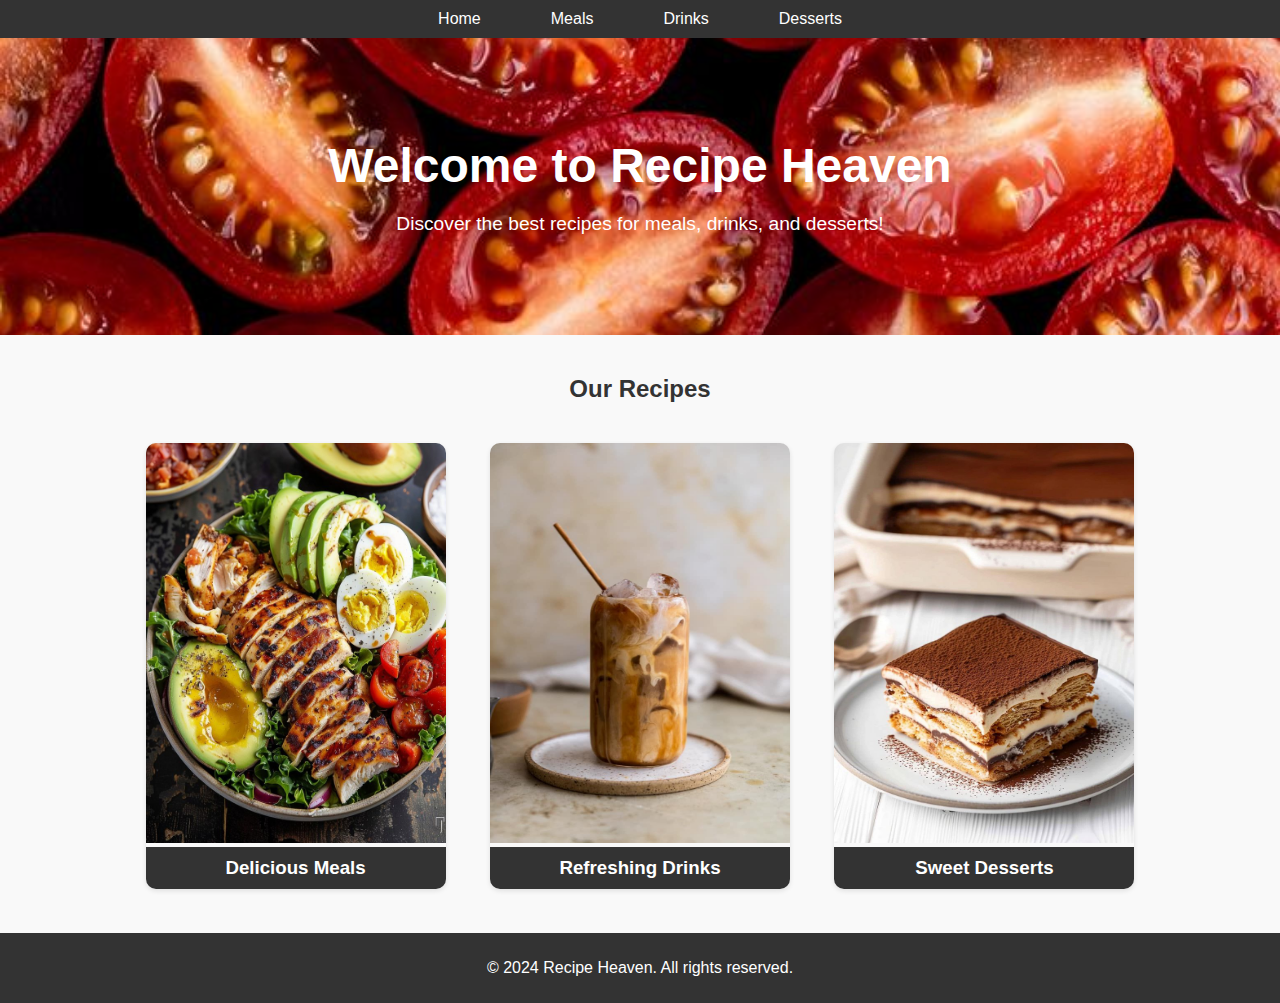
<file: index.html>
<!DOCTYPE html>
<html lang="en">
<head>
  <meta charset="UTF-8">
  <meta name="viewport" content="width=device-width, initial-scale=1.0">
  <title>Recipe Heaven</title>
  <link rel="stylesheet" href="styles.css">
</head>
<body>
  <nav>
    <ul>
      <li><a href="index.html">Home</a></li>
      <li><a href="meals.html">Meals</a></li>
      <li><a href="drinks.html">Drinks</a></li>
      <li><a href="desserts.html">Desserts</a></li>
    </ul>
  </nav>

  <header>
    <h1>Welcome to Recipe Heaven</h1>
    <p>Discover the best recipes for meals, drinks, and desserts!</p>
  </header>

  <section class="intro">
    <h2>Our Recipes</h2>
    <div class="category">
      <a href="meals.html"><img src="./images/Paleo Grilled Chicken Cobb Salad.jpeg" alt="Meals" height="200px"></a>
      <h3>Delicious Meals</h3>
    </div>
    <div class="category">
      <a href="drinks.html"><img src="./images/Easy Homemade Caramel Iced Coffee.jpeg" alt="Drinks" height="200px"></a>
      <h3>Refreshing Drinks</h3>
    </div>
    <div class="category">
      <a href="desserts.html"><img src="./images/Easy Chocolate Tiramisu Ready in 20 Minutes.jpeg" alt="Desserts"></a>
      <h3>Sweet Desserts</h3>
    </div>
  </section>

  <footer>
    <p>&copy; 2024 Recipe Heaven. All rights reserved.</p>
  </footer>
</body>
</html>
</file>
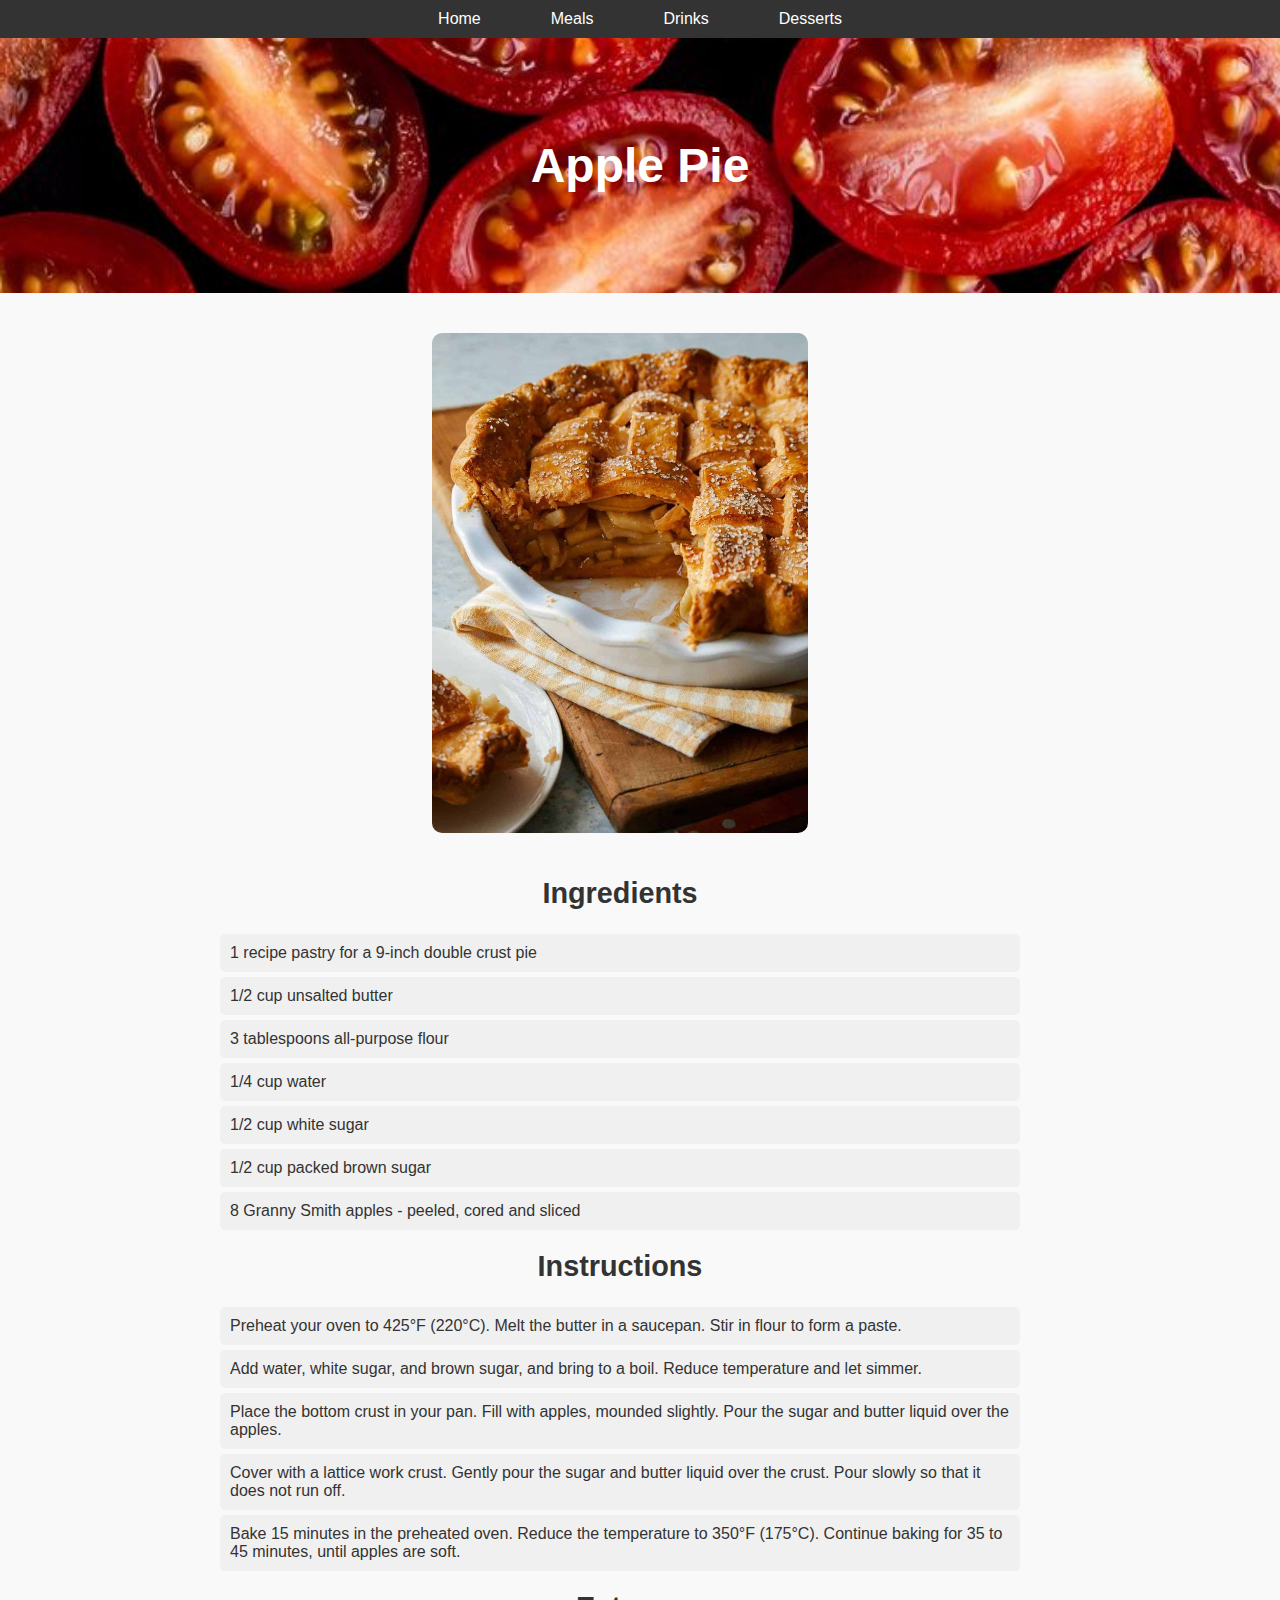
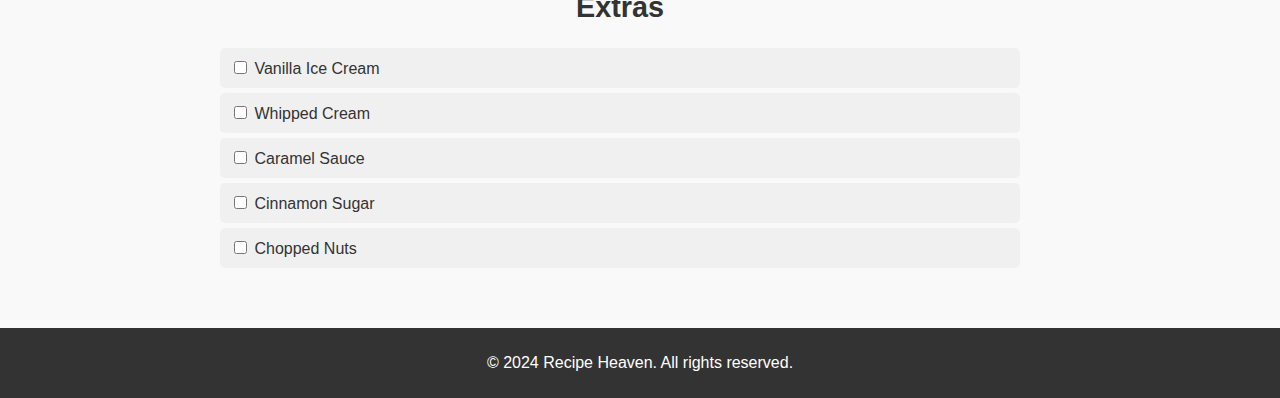
<file: apple_pie.html>
<!DOCTYPE html>
<html lang="en">
<head>
  <meta charset="UTF-8">
  <meta name="viewport" content="width=device-width, initial-scale=1.0">
  <title>Apple Pie Recipe</title>
  <link rel="stylesheet" href="styles.css">
</head>
<body>
  <nav>
    <ul>
      <li><a href="index.html">Home</a></li>
      <li><a href="meals.html">Meals</a></li>
      <li><a href="drinks.html">Drinks</a></li>
      <li><a href="desserts.html">Desserts</a></li>
    </ul>
  </nav>

  <header>
    <h1>Apple Pie</h1>
  </header>

  <section class="recipe-details">
    <img src="./images/Apple Pie Recipe (with a Cheddar Crust).jpeg" alt="Apple Pie">
    <h2>Ingredients</h2>
    <ul>
      <li>1 recipe pastry for a 9-inch double crust pie</li>
      <li>1/2 cup unsalted butter</li>
      <li>3 tablespoons all-purpose flour</li>
      <li>1/4 cup water</li>
      <li>1/2 cup white sugar</li>
      <li>1/2 cup packed brown sugar</li>
      <li>8 Granny Smith apples - peeled, cored and sliced</li>
    </ul>
    <h2>Instructions</h2>
    <ol>
      <li>Preheat your oven to 425°F (220°C). Melt the butter in a saucepan. Stir in flour to form a paste.</li>
      <li>Add water, white sugar, and brown sugar, and bring to a boil. Reduce temperature and let simmer.</li>
      <li>Place the bottom crust in your pan. Fill with apples, mounded slightly. Pour the sugar and butter liquid over the apples.</li>
      <li>Cover with a lattice work crust. Gently pour the sugar and butter liquid over the crust. Pour slowly so that it does not run off.</li>
      <li>Bake 15 minutes in the preheated oven. Reduce the temperature to 350°F (175°C). Continue baking for 35 to 45 minutes, until apples are soft.</li>
    </ol>
    <h2>Extras</h2>
    <ul>
      <li><input type="checkbox" name="extra" value="vanilla_ice_cream"> Vanilla Ice Cream</li>
      <li><input type="checkbox" name="extra" value="whipped_cream"> Whipped Cream</li>
      <li><input type="checkbox" name="extra" value="caramel_sauce"> Caramel Sauce</li>
      <li><input type="checkbox" name="extra" value="cinnamon_sugar"> Cinnamon Sugar</li>
      <li><input type="checkbox" name="extra" value="chopped_nuts"> Chopped Nuts</li>
    </ul>
    
  </section>

  <footer>
    <p>&copy; 2024 Recipe Heaven. All rights reserved.</p>
  </footer>
</body>
</html>
</file>
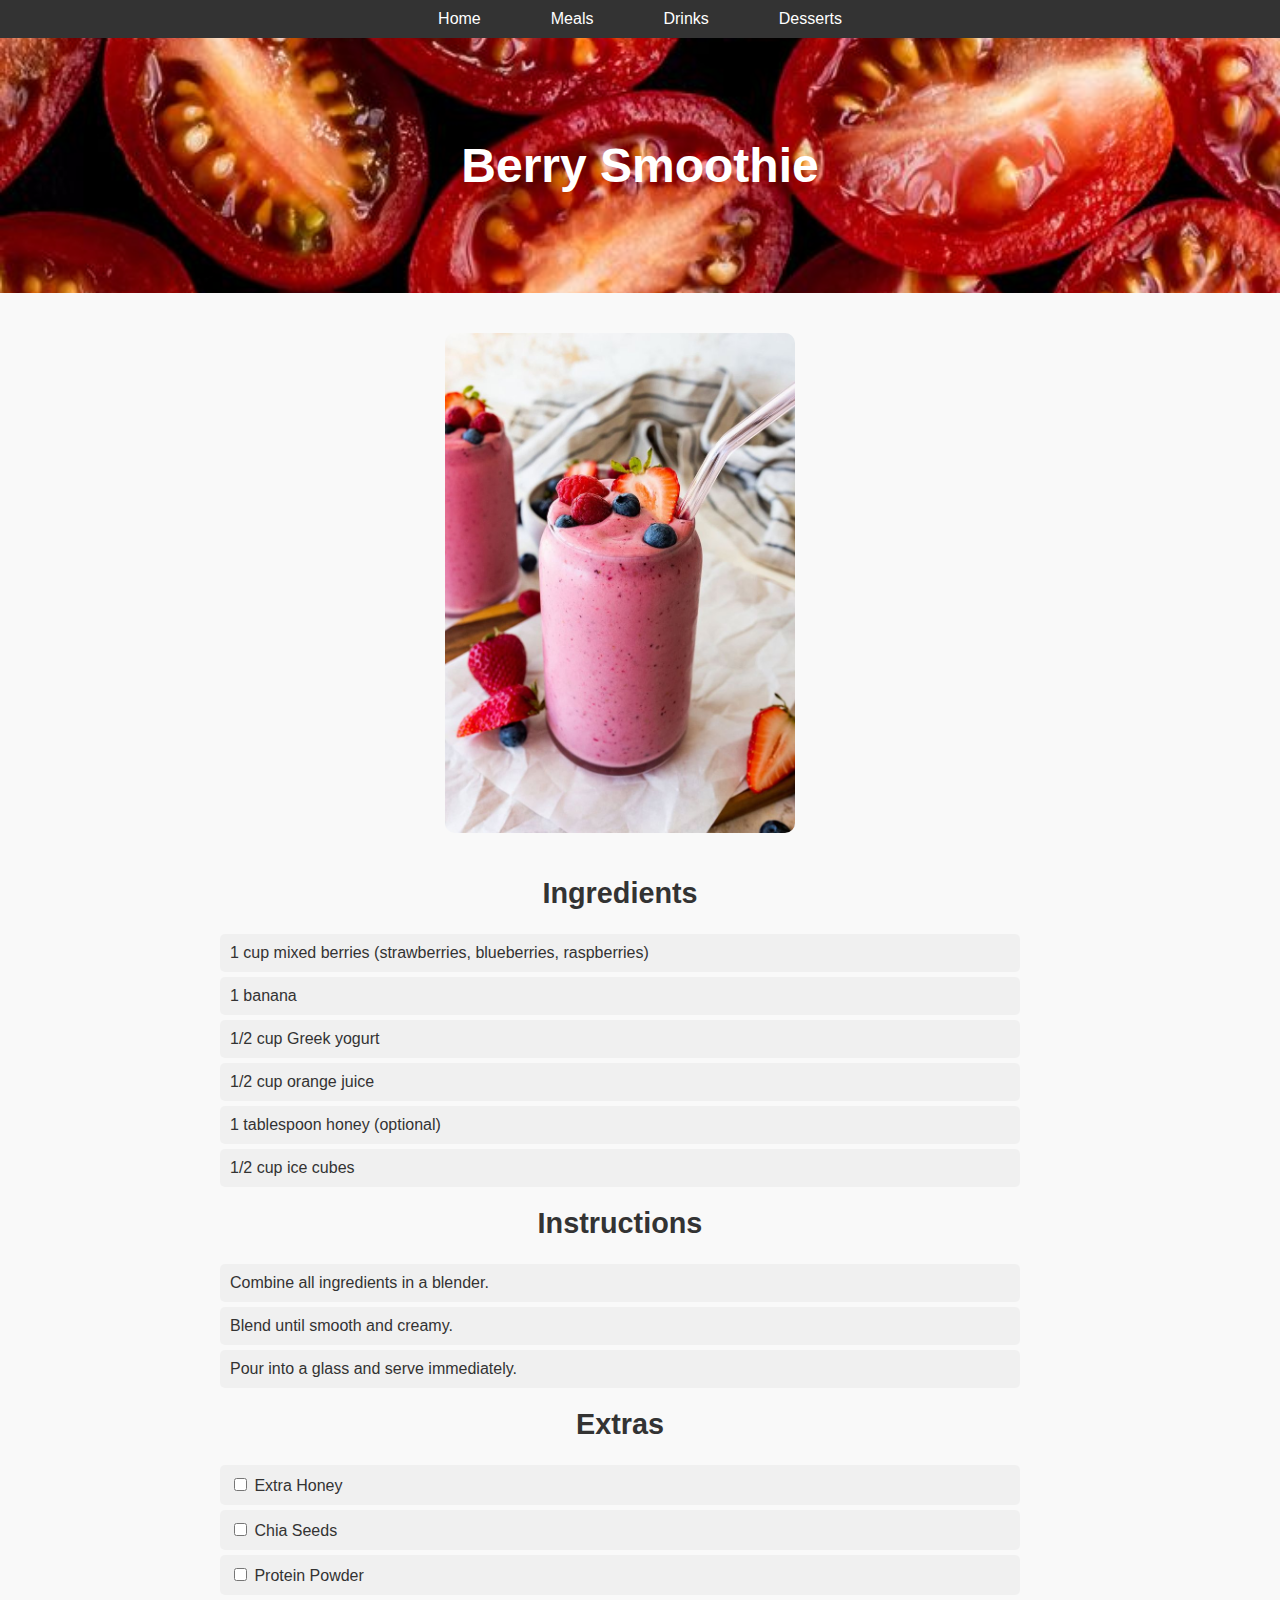
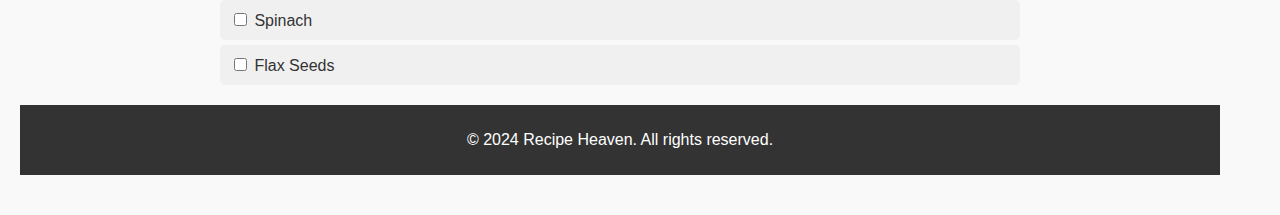
<file: berry_smoothie.html>
<!DOCTYPE html>
<html lang="en">
<head>
  <meta charset="UTF-8">
  <meta name="viewport" content="width=device-width, initial-scale=1.0">
  <title>Berry Smoothie Recipe</title>
  <link rel="stylesheet" href="styles.css">
</head>
<body>
  <nav>
    <ul>
      <li><a href="index.html">Home</a></li>
      <li><a href="meals.html">Meals</a></li>
      <li><a href="drinks.html">Drinks</a></li>
      <li><a href="desserts.html">Desserts</a></li>
    </ul>
  </nav>

  <header>
    <h1>Berry Smoothie</h1>
  </header>

  <section class="recipe-details">
    <img src="./images/Kefir Smoothie.jpeg" alt="Berry Smoothie">
    <h2>Ingredients</h2>
    <ul>
      <li>1 cup mixed berries (strawberries, blueberries, raspberries)</li>
      <li>1 banana</li>
      <li>1/2 cup Greek yogurt</li>
      <li>1/2 cup orange juice</li>
      <li>1 tablespoon honey (optional)</li>
      <li>1/2 cup ice cubes</li>
    </ul>
    <h2>Instructions</h2>
    <ol>
      <li>Combine all ingredients in a blender.</li>
      <li>Blend until smooth and creamy.</li>
      <li>Pour into a glass and serve immediately.</li>
    </ol>
    <h2>Extras</h2>
    <ul>
      <li><input type="checkbox" name="extra" value="extra_honey"> Extra Honey</li>
      <li><input type="checkbox" name="extra" value="chia_seeds"> Chia Seeds</li>
      <li><input type="checkbox" name="extra" value="protein_powder"> Protein Powder</li>
      <li><input type="checkbox" name="extra" value="spinach"> Spinach</li>
      <li><input type="checkbox" name="extra" value="flax_seeds"> Flax Seeds</li>
    </ul>
    
  <footer>
    <p>&copy; 2024 Recipe Heaven. All rights reserved.</p>
  </footer>
</body>
</html>
</file>
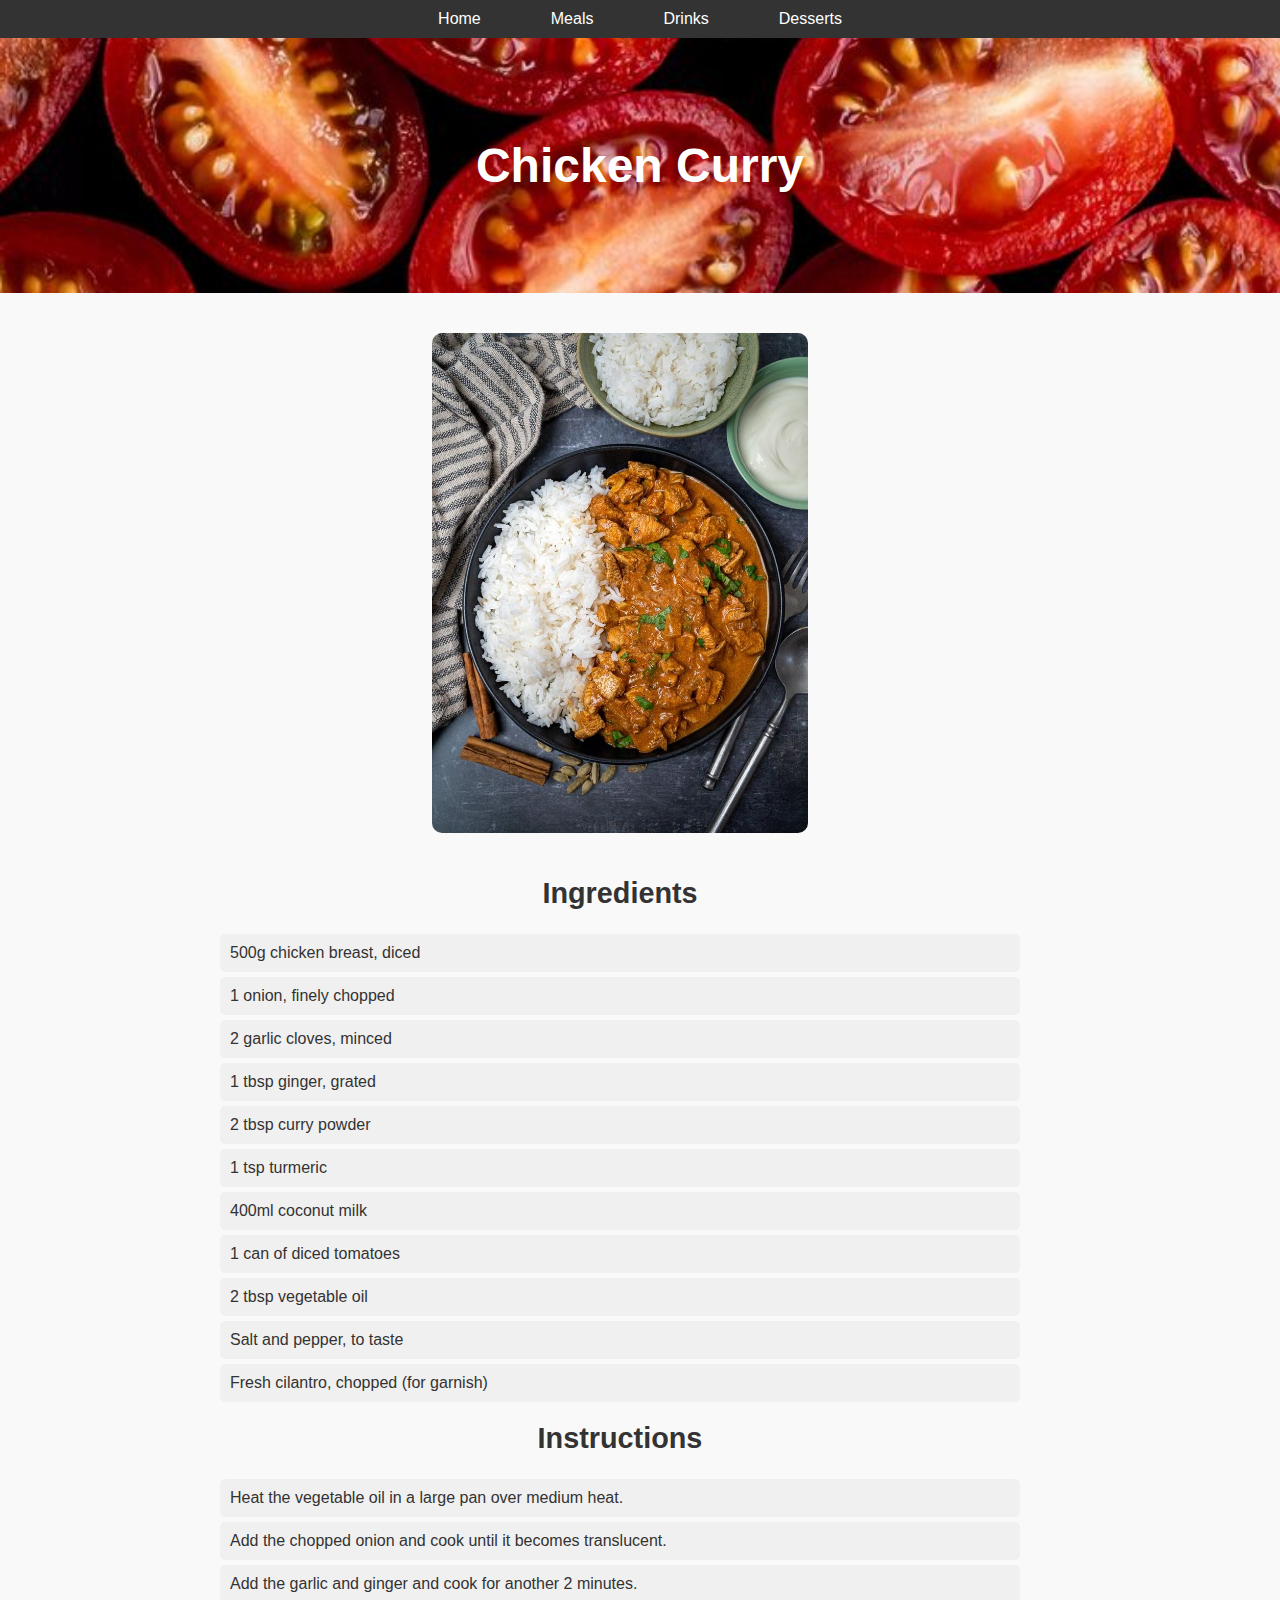
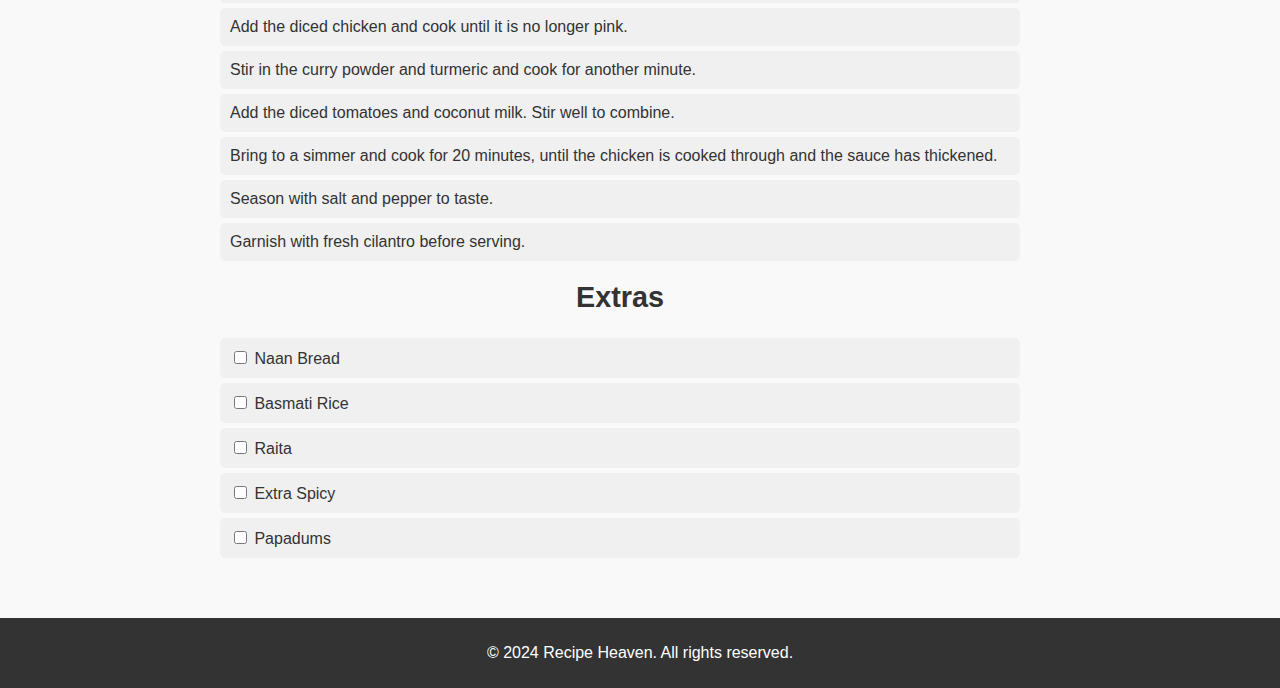
<file: chicken_curry.html>
<!DOCTYPE html>
<html lang="en">
<head>
  <meta charset="UTF-8">
  <meta name="viewport" content="width=device-width, initial-scale=1.0">
  <title>Chicken Curry Recipe</title>
  <link rel="stylesheet" href="styles.css">
</head>
<body>
  <nav>
    <ul>
      <li><a href="index.html">Home</a></li>
      <li><a href="meals.html">Meals</a></li>
      <li><a href="drinks.html">Drinks</a></li>
      <li><a href="desserts.html">Desserts</a></li>
    </ul>
  </nav>

  <header>
    <h1>Chicken Curry</h1>
  </header>

  <section class="recipe-details">
    <img src="./images/Easy Chicken Rogan Josh – Skinny Spatula.jpeg" alt="Chicken Curry">
    <h2>Ingredients</h2>
    <ul>
      <li>500g chicken breast, diced</li>
      <li>1 onion, finely chopped</li>
      <li>2 garlic cloves, minced</li>
      <li>1 tbsp ginger, grated</li>
      <li>2 tbsp curry powder</li>
      <li>1 tsp turmeric</li>
      <li>400ml coconut milk</li>
      <li>1 can of diced tomatoes</li>
      <li>2 tbsp vegetable oil</li>
      <li>Salt and pepper, to taste</li>
      <li>Fresh cilantro, chopped (for garnish)</li>
    </ul>
    <h2>Instructions</h2>
    <ol>
      <li>Heat the vegetable oil in a large pan over medium heat.</li>
      <li>Add the chopped onion and cook until it becomes translucent.</li>
      <li>Add the garlic and ginger and cook for another 2 minutes.</li>
      <li>Add the diced chicken and cook until it is no longer pink.</li>
      <li>Stir in the curry powder and turmeric and cook for another minute.</li>
      <li>Add the diced tomatoes and coconut milk. Stir well to combine.</li>
      <li>Bring to a simmer and cook for 20 minutes, until the chicken is cooked through and the sauce has thickened.</li>
      <li>Season with salt and pepper to taste.</li>
      <li>Garnish with fresh cilantro before serving.</li>
    </ol>
    <h2>Extras</h2>
    <ul>
      <li><input type="checkbox" name="extra" value="naan_bread"> Naan Bread</li>
      <li><input type="checkbox" name="extra" value="basmati_rice"> Basmati Rice</li>
      <li><input type="checkbox" name="extra" value="raita"> Raita</li>
      <li><input type="checkbox" name="extra" value="extra_spicy"> Extra Spicy</li>
      <li><input type="checkbox" name="extra" value="papadums"> Papadums</li>
    </ul>
    
  </section>

  <footer>
    <p>&copy; 2024 Recipe Heaven. All rights reserved.</p>
  </footer>
</body>
</html>
</file>
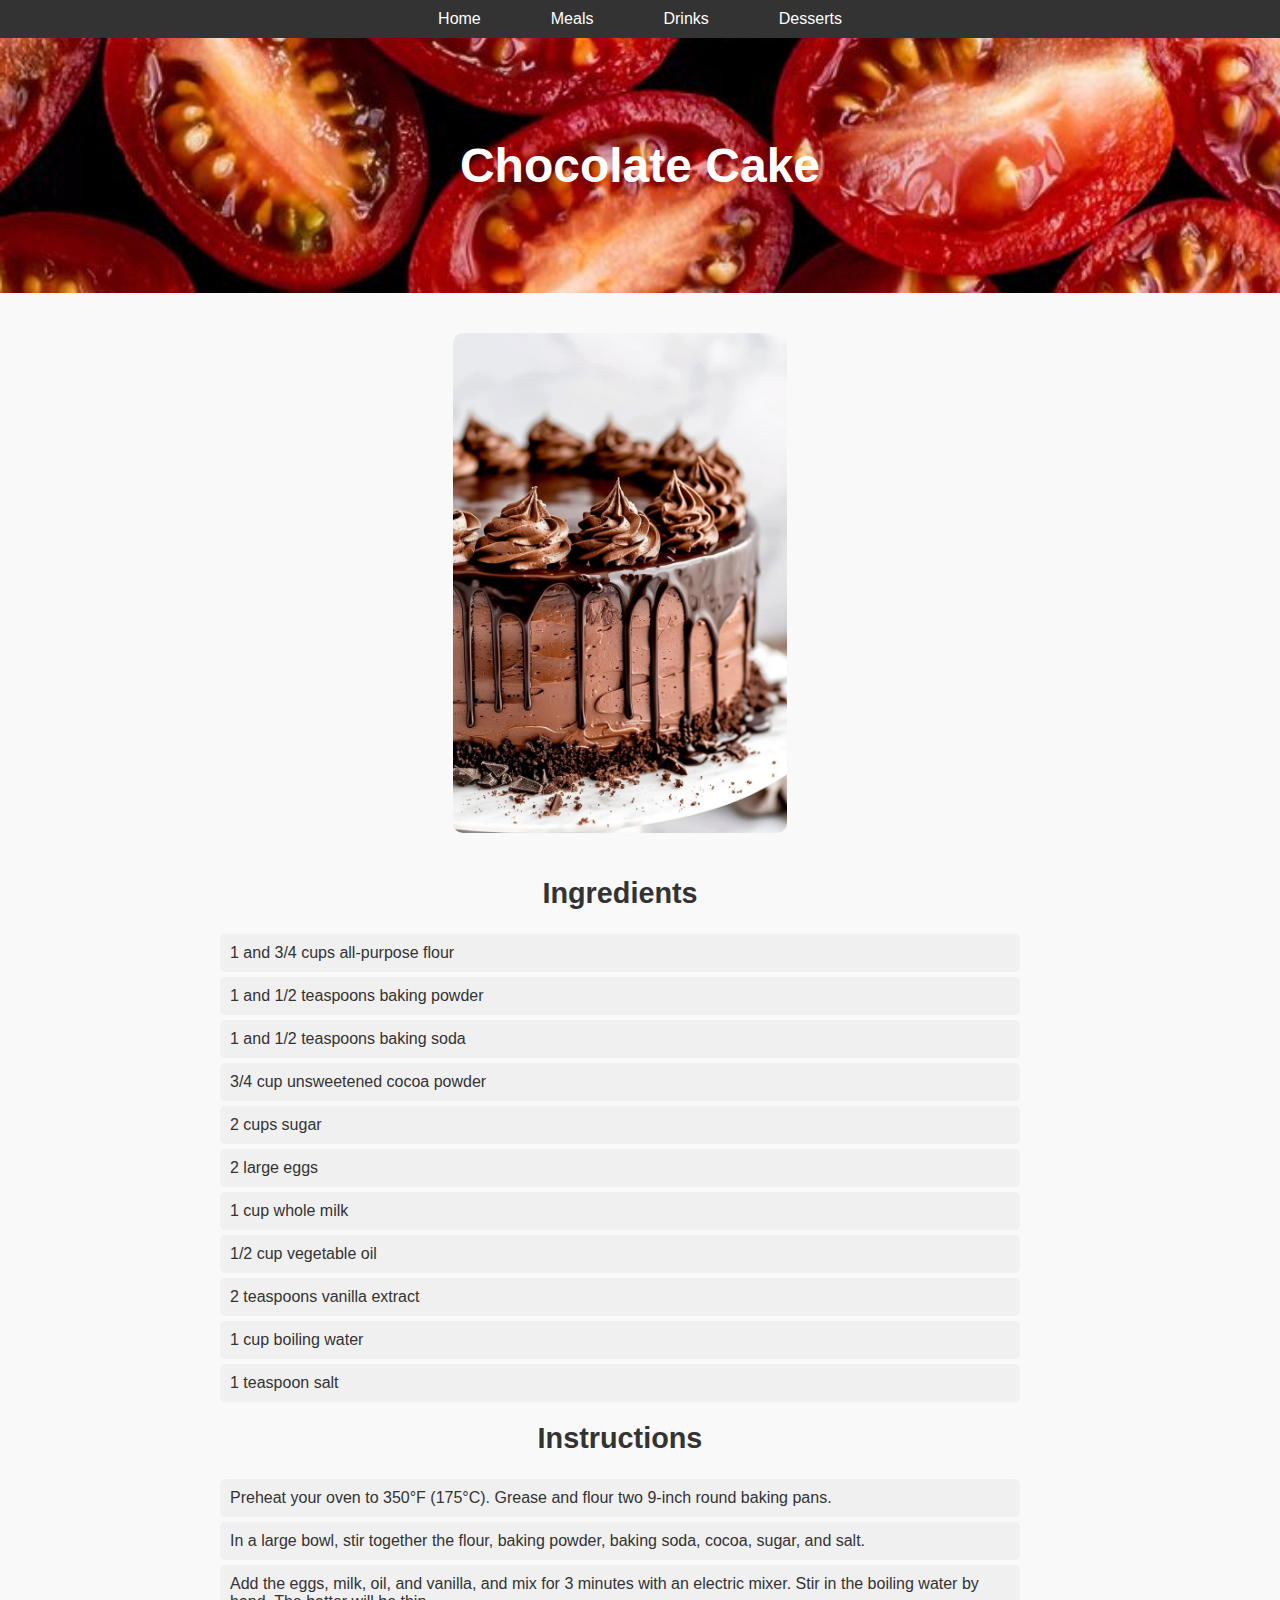
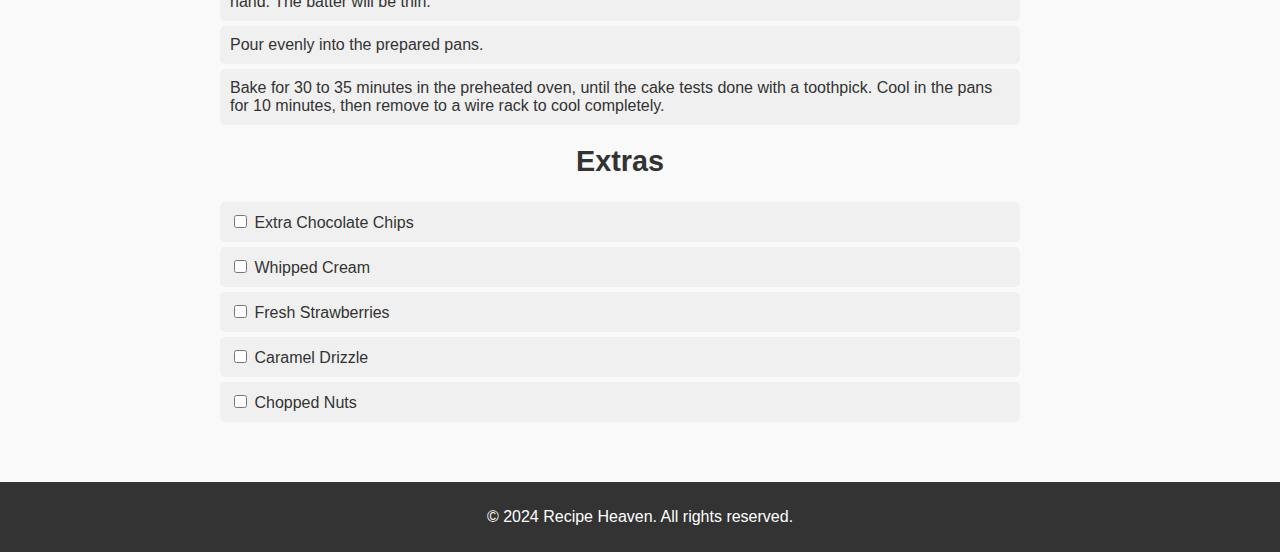
<file: chocolate_cake.html>
<!DOCTYPE html>
<html lang="en">
<head>
  <meta charset="UTF-8">
  <meta name="viewport" content="width=device-width, initial-scale=1.0">
  <title>Chocolate Cake Recipe</title>
  <link rel="stylesheet" href="styles.css">
</head>
<body>
  <nav>
    <ul>
      <li><a href="index.html">Home</a></li>
      <li><a href="meals.html">Meals</a></li>
      <li><a href="drinks.html">Drinks</a></li>
      <li><a href="desserts.html">Desserts</a></li>
    </ul>
  </nav>

  <header>
    <h1>Chocolate Cake</h1>
  </header>

  <section class="recipe-details">
    <img src="./images/Impossibly Decadent Triple Chocolate Cake.jpeg" alt="Chocolate Cake">
    <h2>Ingredients</h2>
    <ul>
      <li>1 and 3/4 cups all-purpose flour</li>
      <li>1 and 1/2 teaspoons baking powder</li>
      <li>1 and 1/2 teaspoons baking soda</li>
      <li>3/4 cup unsweetened cocoa powder</li>
      <li>2 cups sugar</li>
      <li>2 large eggs</li>
      <li>1 cup whole milk</li>
      <li>1/2 cup vegetable oil</li>
      <li>2 teaspoons vanilla extract</li>
      <li>1 cup boiling water</li>
      <li>1 teaspoon salt</li>
    </ul>
    <h2>Instructions</h2>
    <ol>
      <li>Preheat your oven to 350°F (175°C). Grease and flour two 9-inch round baking pans.</li>
      <li>In a large bowl, stir together the flour, baking powder, baking soda, cocoa, sugar, and salt.</li>
      <li>Add the eggs, milk, oil, and vanilla, and mix for 3 minutes with an electric mixer. Stir in the boiling water by hand. The batter will be thin.</li>
      <li>Pour evenly into the prepared pans.</li>
      <li>Bake for 30 to 35 minutes in the preheated oven, until the cake tests done with a toothpick. Cool in the pans for 10 minutes, then remove to a wire rack to cool completely.</li>
    </ol>
    <h2>Extras</h2>
    <ul>
      <li><input type="checkbox" name="extra" value="extra_chocolate"> Extra Chocolate Chips</li>
      <li><input type="checkbox" name="extra" value="whipped_cream"> Whipped Cream</li>
      <li><input type="checkbox" name="extra" value="strawberries"> Fresh Strawberries</li>
      <li><input type="checkbox" name="extra" value="caramel_drizzle"> Caramel Drizzle</li>
      <li><input type="checkbox" name="extra" value="nuts"> Chopped Nuts</li>
    </ul>
    
  </section>

  <footer>
    <p>&copy; 2024 Recipe Heaven. All rights reserved.</p>
  </footer>
</body>
</html>
</file>
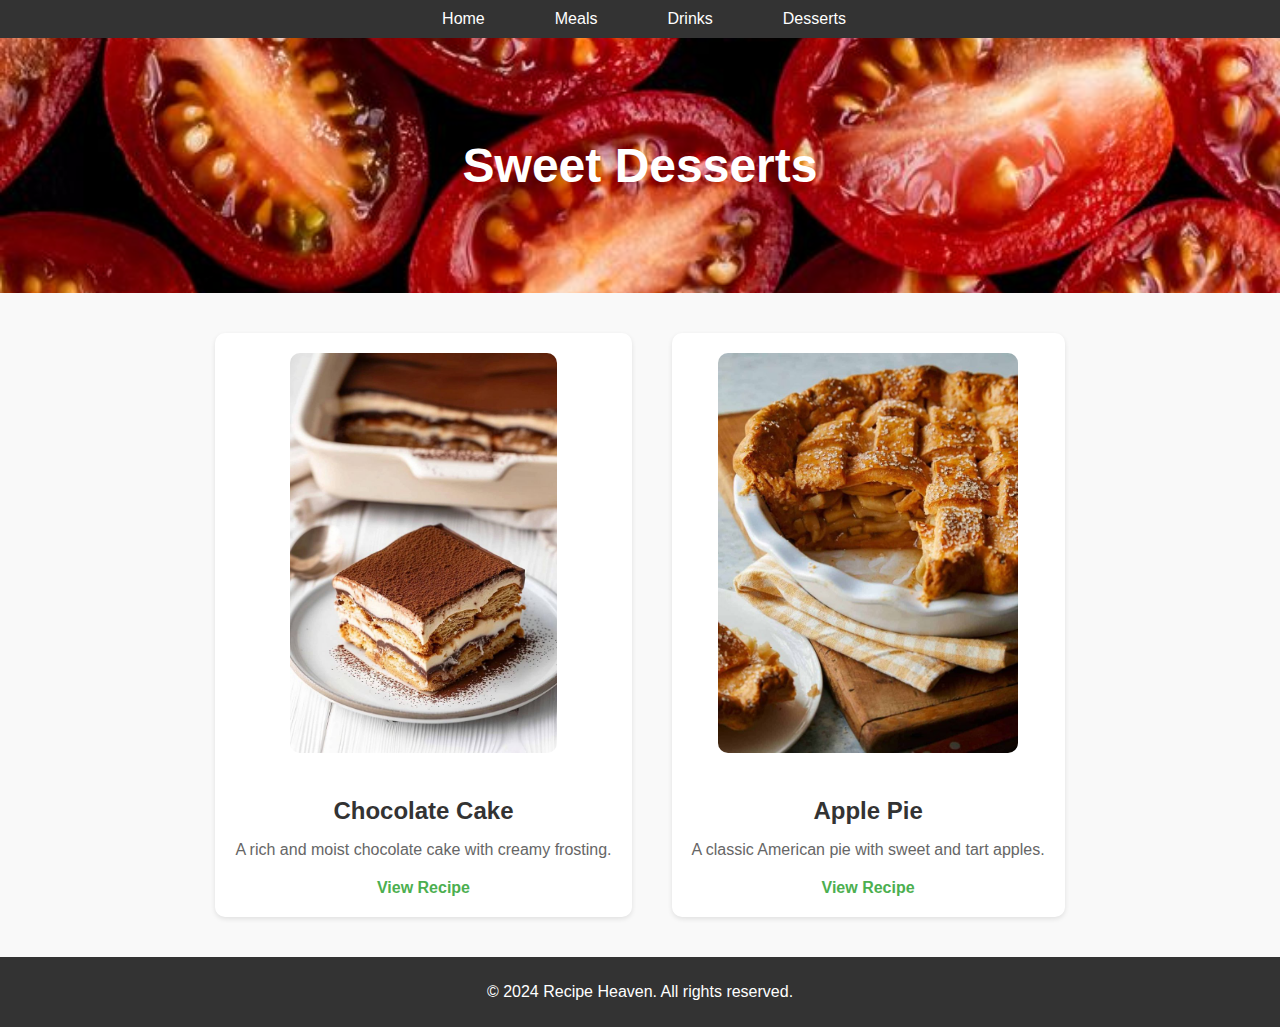
<file: desserts.html>
<!DOCTYPE html>
<html lang="en">
<head>
  <meta charset="UTF-8">
  <meta name="viewport" content="width=device-width, initial-scale=1.0">
  <title>Desserts - Recipe Heaven</title>
  <link rel="stylesheet" href="styles.css">
</head>
<body>
  <nav>
    <ul>s
      <li><a href="index.html">Home</a></li>
      <li><a href="meals.html">Meals</a></li>
      <li><a href="drinks.html">Drinks</a></li>
      <li><a href="desserts.html">Desserts</a></li>
    </ul>
  </nav>

  <header>
    <h1>Sweet Desserts</h1>
  </header>

  <section class="recipes">
    <div class="recipe">
      <img src="./images/Easy Chocolate Tiramisu Ready in 20 Minutes.jpeg" alt="Chocolate Cake">
      <h2>Chocolate Cake</h2>
      <p>A rich and moist chocolate cake with creamy frosting.</p>
      <a href="chocolate_cake.html">View Recipe</a>
    </div>
    <div class="recipe">
      <img src="./images/Apple Pie Recipe (with a Cheddar Crust).jpeg" alt="Apple Pie">
      <h2>Apple Pie</h2>
      <p>A classic American pie with sweet and tart apples.</p>
      <a href="apple_pie.html">View Recipe</a>
    </div>
  </section>

  <footer>
    <p>&copy; 2024 Recipe Heaven. All rights reserved.</p>
  </footer>
</body>
</html>
</file>
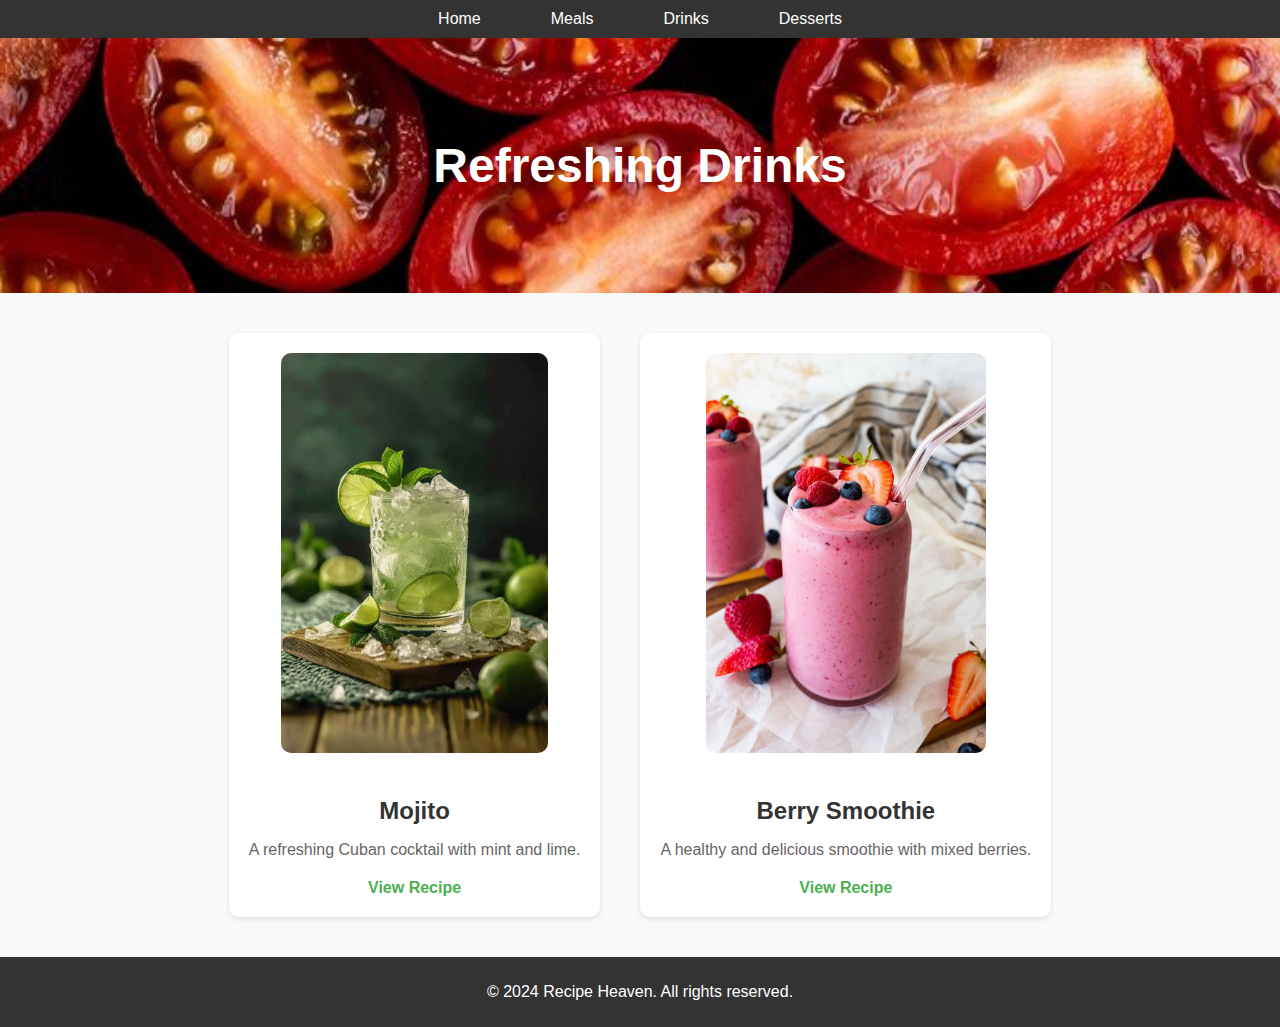
<file: drinks.html>
<!DOCTYPE html>
<html lang="en">
<head>
  <meta charset="UTF-8">
  <meta name="viewport" content="width=device-width, initial-scale=1.0">
  <title>Drinks - Recipe Heaven</title>
  <link rel="stylesheet" href="styles.css">
</head>
<body>
  <nav>
    <ul>
      <li><a href="index.html">Home</a></li>
      <li><a href="meals.html">Meals</a></li>
      <li><a href="drinks.html">Drinks</a></li>
      <li><a href="desserts.html">Desserts</a></li>
    </ul>
  </nav>

  <header>
    <h1>Refreshing Drinks</h1>
  </header>

  <section class="recipes">
    <div class="recipe">
      <img src="./images/Spicy Tequila Mojito_A Refreshing Twist on a Classic Cocktail.jpeg" alt="Mojito">
      <h2>Mojito</h2>
      <p>A refreshing Cuban cocktail with mint and lime.</p>
      <a href="mojito.html">View Recipe</a>
    </div>
    <div class="recipe">
      <img src="./images/Kefir Smoothie.jpeg" alt="Berry Smoothie">
      <h2>Berry Smoothie</h2>
      <p>A healthy and delicious smoothie with mixed berries.</p>
      <a href="berry_smoothie.html">View Recipe</a>
    </div>
  </section>

  <footer>
    <p>&copy; 2024 Recipe Heaven. All rights reserved.</p>
  </footer>
</body>
</html>
</file>
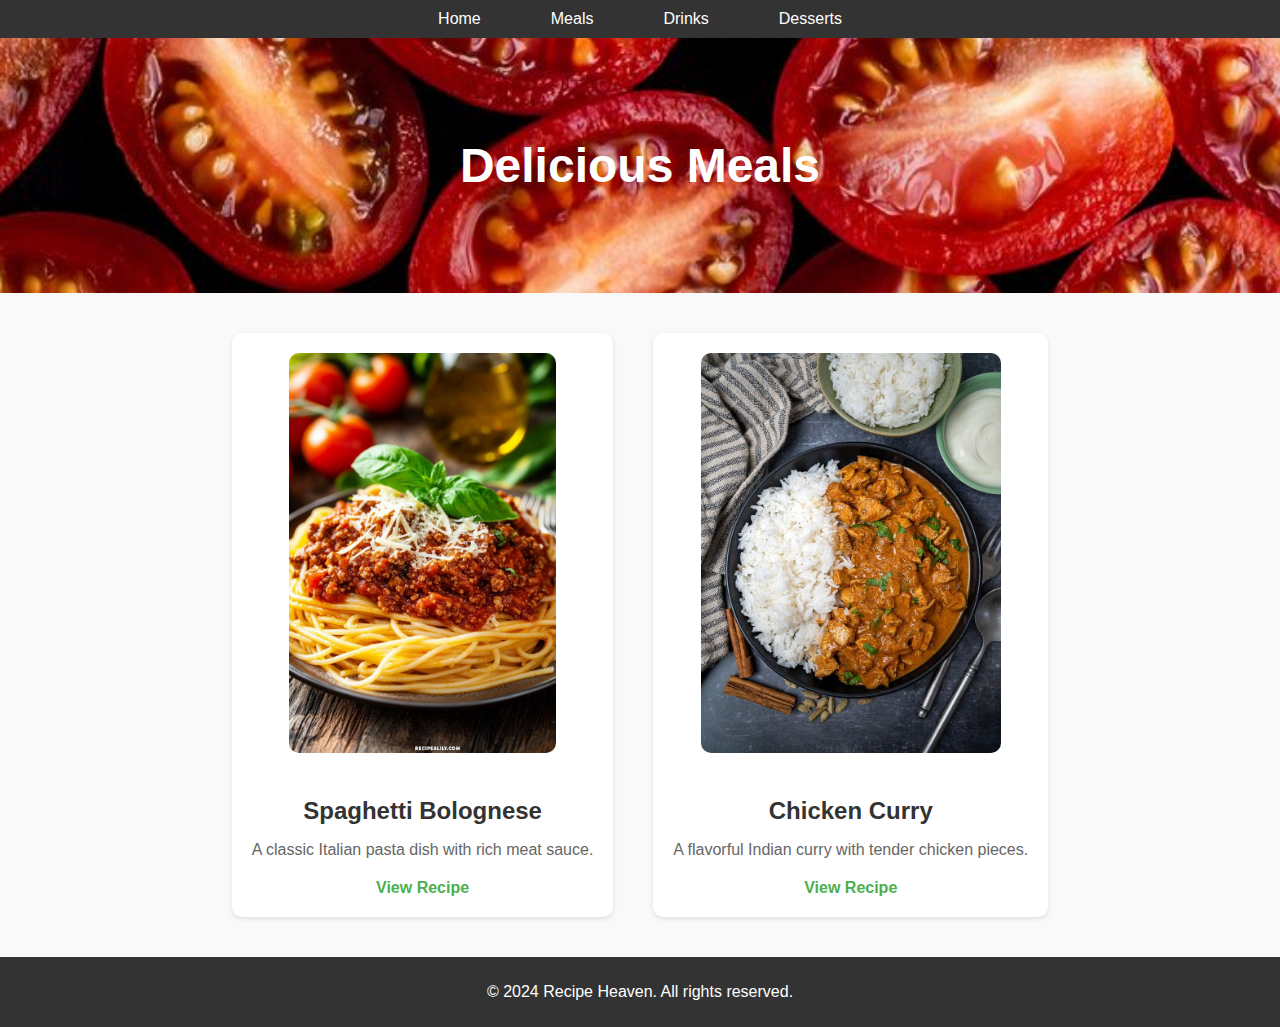
<file: meals.html>
<!DOCTYPE html>
<html lang="en">
<head>
  <meta charset="UTF-8">
  <meta name="viewport" content="width=device-width, initial-scale=1.0">
  <title>Meals - Recipe Heaven</title>
  <link rel="stylesheet" href="styles.css">
</head>
<body>
  <nav>
    <ul>
      <li><a href="index.html">Home</a></li>
      <li><a href="meals.html">Meals</a></li>
      <li><a href="drinks.html">Drinks</a></li>
      <li><a href="desserts.html">Desserts</a></li>
    </ul>
  </nav>

  <header>
    <h1>Delicious Meals</h1>
  </header>

  <section class="recipes">
    <div class="recipe">
      <img src="./images/Delicious Spaghetti Bolognese Recipe.jpeg" alt="Spaghetti Bolognese">
      <h2>Spaghetti Bolognese</h2>
      <p>A classic Italian pasta dish with rich meat sauce.</p>
      <a href="spaghetti.html">View Recipe</a>
    </div>
    <div class="recipe">
      <img src="images/Easy Chicken Rogan Josh – Skinny Spatula.jpeg" alt="Chicken Curry">
      <h2>Chicken Curry</h2>
      <p>A flavorful Indian curry with tender chicken pieces.</p>
      <a href="chicken_curry.html">View Recipe</a>
    </div>
  </section>

  <footer>
    <p>&copy; 2024 Recipe Heaven. All rights reserved.</p>
  </footer>
</body>
</html>
</file>
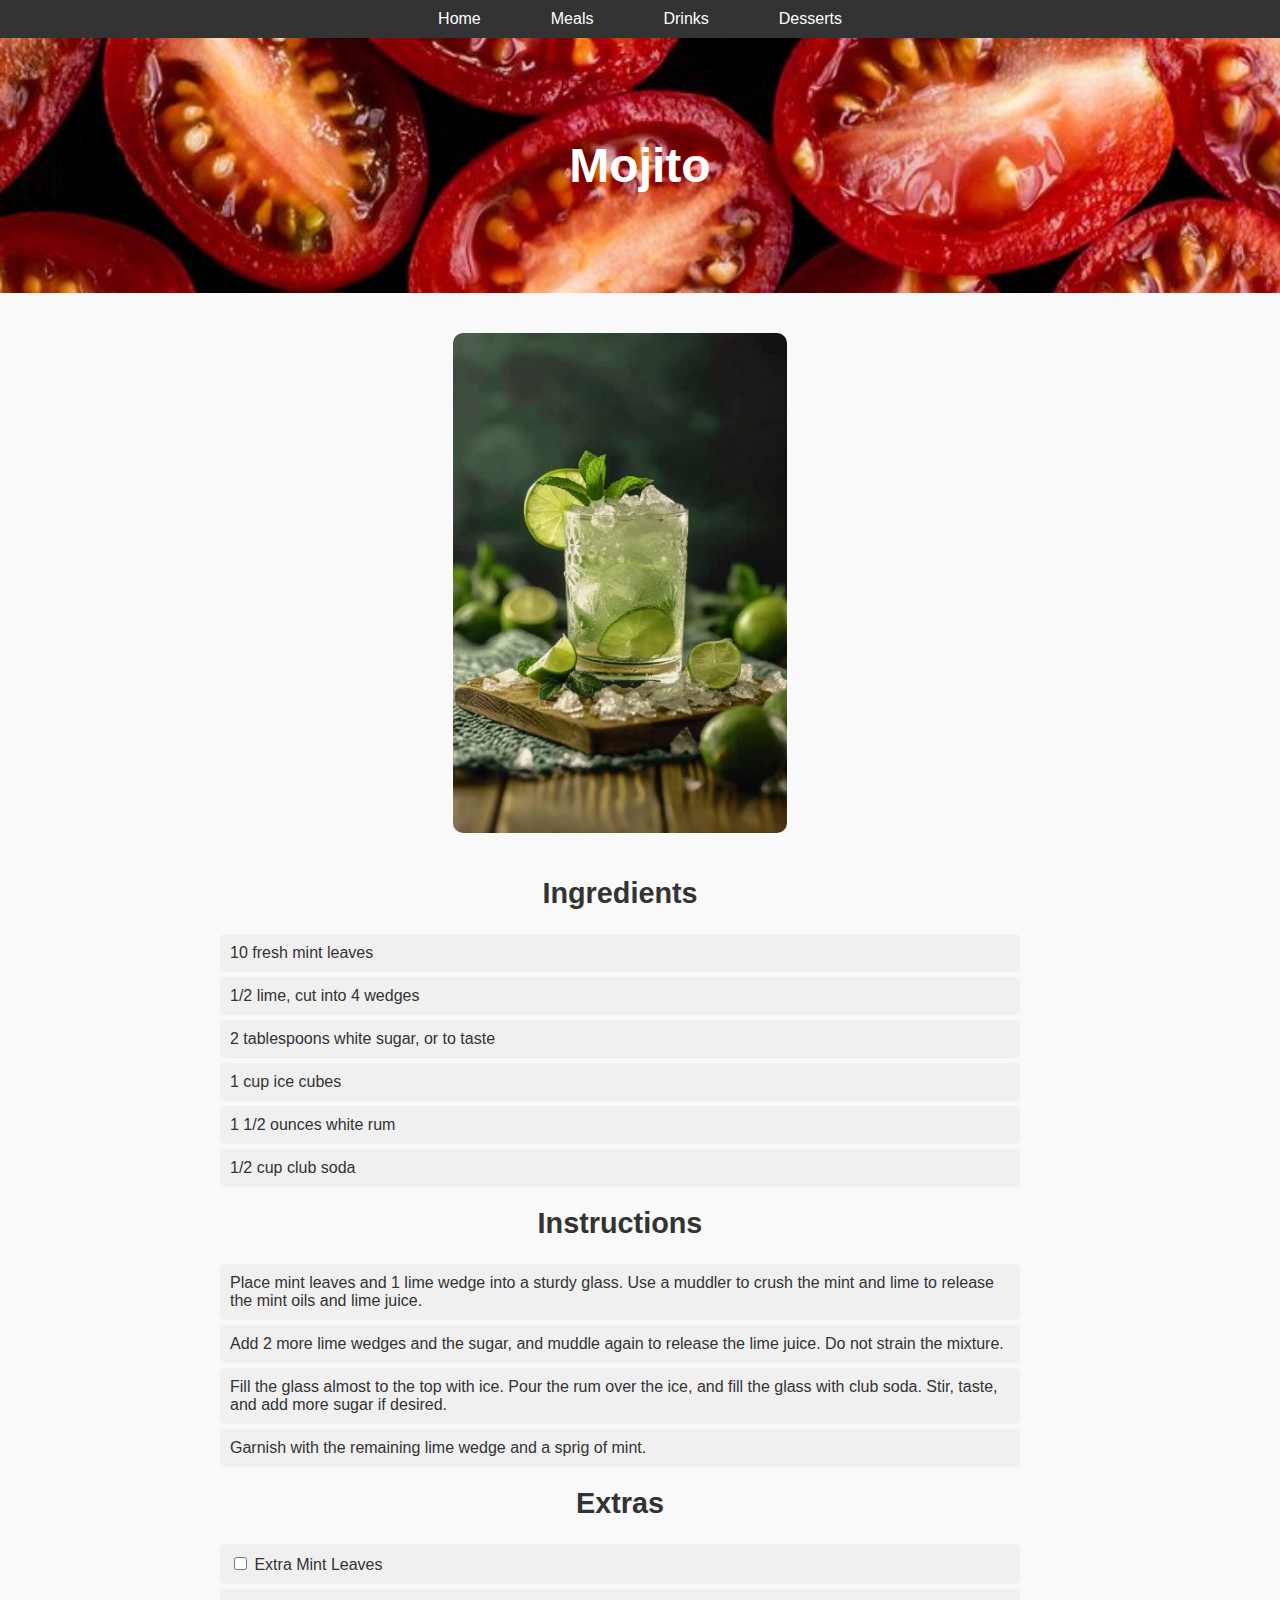
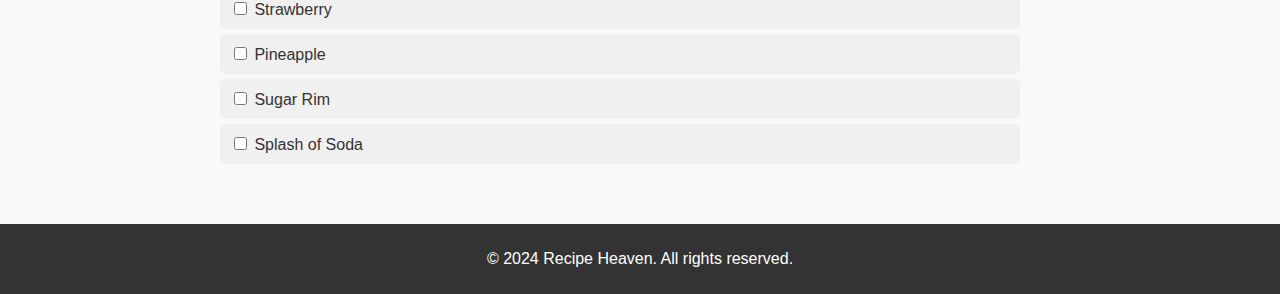
<file: mojito.html>
<!DOCTYPE html>
<html lang="en">
<head>
  <meta charset="UTF-8">
  <meta name="viewport" content="width=device-width, initial-scale=1.0">
  <title>Mojito Recipe</title>
  <link rel="stylesheet" href="styles.css">
</head>
<body>
  <nav>
    <ul>
      <li><a href="index.html">Home</a></li>
      <li><a href="meals.html">Meals</a></li>
      <li><a href="drinks.html">Drinks</a></li>
      <li><a href="desserts.html">Desserts</a></li>
    </ul>
  </nav>

  <header>
    <h1>Mojito</h1>
  </header>

  <section class="recipe-details">
    <img src="./images/Spicy Tequila Mojito_A Refreshing Twist on a Classic Cocktail.jpeg" alt="Mojito">
    <h2>Ingredients</h2>
    <ul>
      <li>10 fresh mint leaves</li>
      <li>1/2 lime, cut into 4 wedges</li>
      <li>2 tablespoons white sugar, or to taste</li>
      <li>1 cup ice cubes</li>
      <li>1 1/2 ounces white rum</li>
      <li>1/2 cup club soda</li>
    </ul>
    <h2>Instructions</h2>
    <ol>
      <li>Place mint leaves and 1 lime wedge into a sturdy glass. Use a muddler to crush the mint and lime to release the mint oils and lime juice.</li>
      <li>Add 2 more lime wedges and the sugar, and muddle again to release the lime juice. Do not strain the mixture.</li>
      <li>Fill the glass almost to the top with ice. Pour the rum over the ice, and fill the glass with club soda. Stir, taste, and add more sugar if desired.</li>
      <li>Garnish with the remaining lime wedge and a sprig of mint.</li>
    </ol>
    <h2>Extras</h2>
    <ul>
      <li><input type="checkbox" name="extra" value="extra_mint"> Extra Mint Leaves</li>
      <li><input type="checkbox" name="extra" value="strawberry"> Strawberry</li>
      <li><input type="checkbox" name="extra" value="pineapple"> Pineapple</li>
      <li><input type="checkbox" name="extra" value="sugar_rim"> Sugar Rim</li>
      <li><input type="checkbox" name="extra" value="splash_soda"> Splash of Soda</li>
    </ul>
  </section>

  <footer>
    <p>&copy; 2024 Recipe Heaven. All rights reserved.</p>
  </footer>
</body>
</html>
</file>
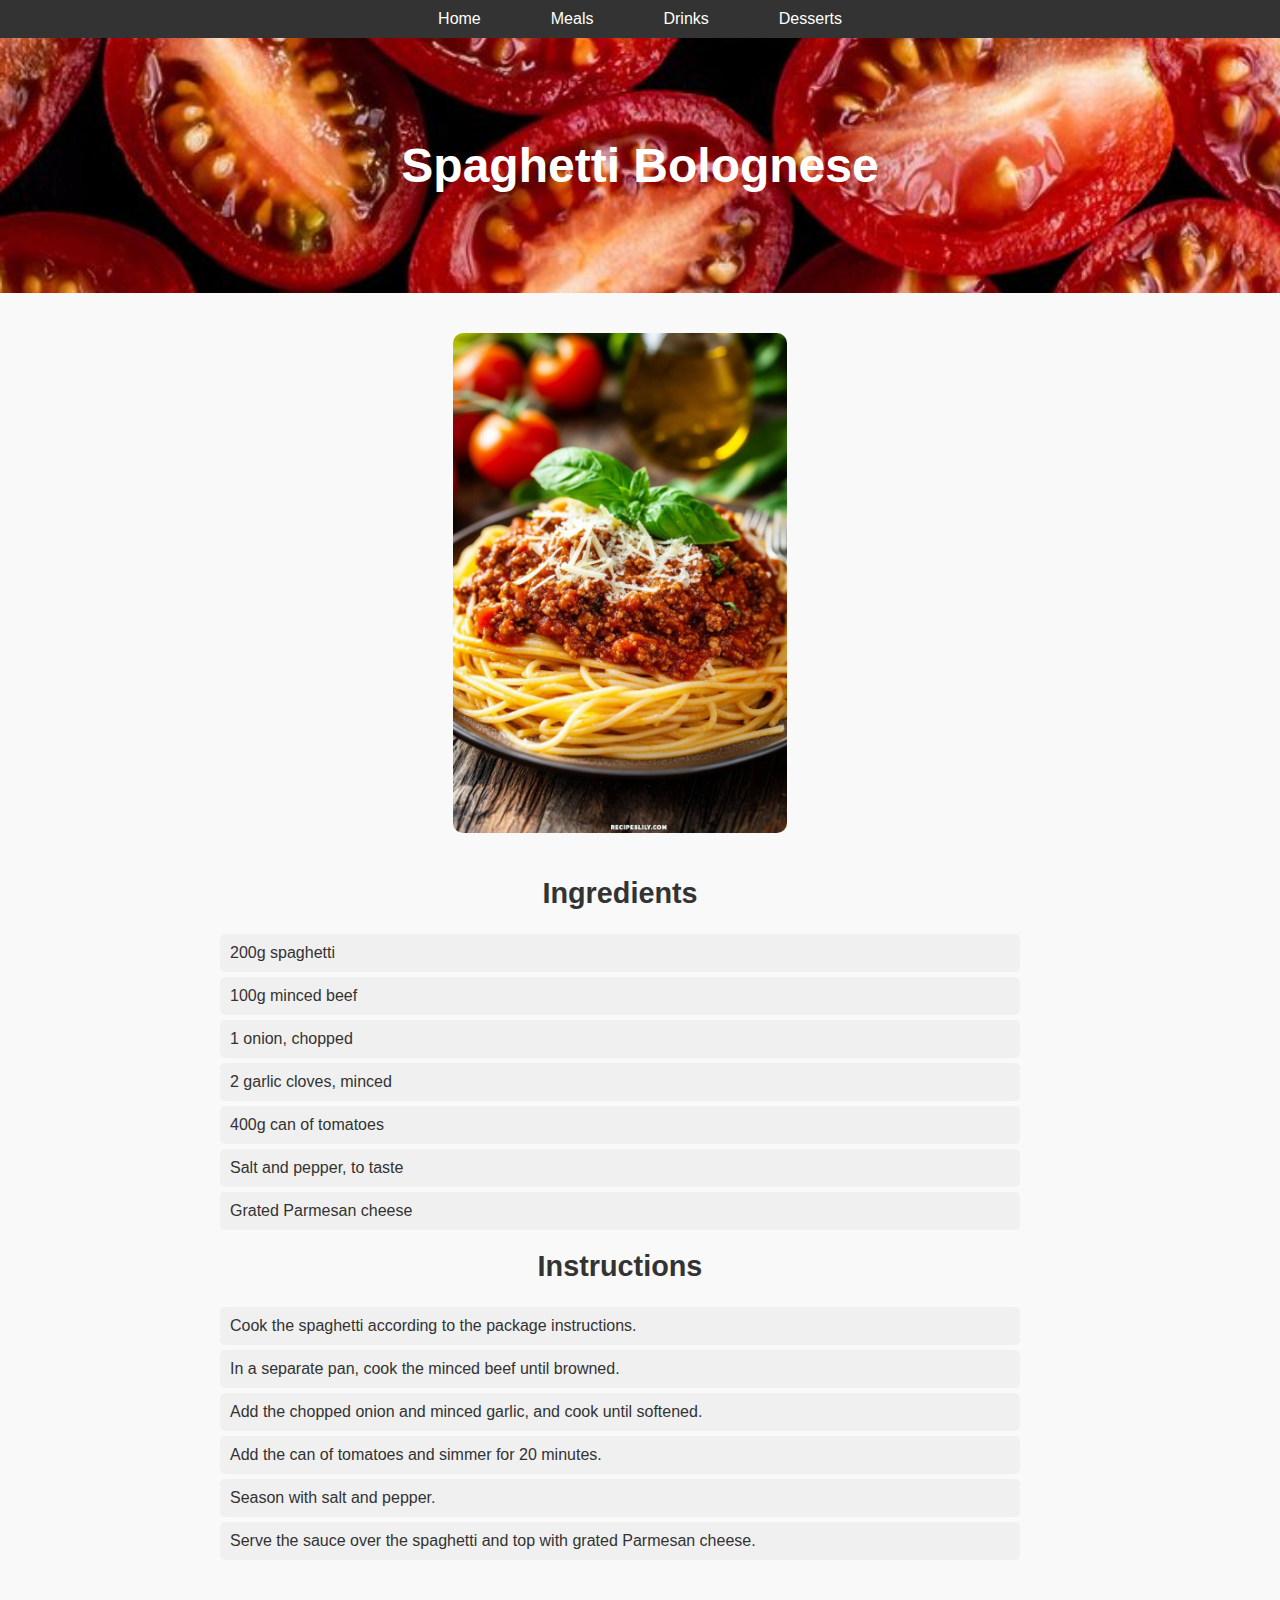
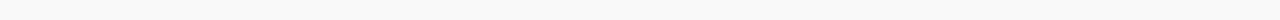
<file: spaghetti.html>
<!DOCTYPE html>
<html lang="en">
<head>
  <meta charset="UTF-8">
  <meta name="viewport" content="width=device-width, initial-scale=1.0">
  <title>Spaghetti Bolognese Recipe</title>
  <link rel="stylesheet" href="styles.css">
</head>
<body>
  <nav>
    <ul>
      <li><a href="index.html">Home</a></li>
      <li><a href="meals.html">Meals</a></li>
      <li><a href="drinks.html">Drinks</a></li>
      <li><a href="desserts.html">Desserts</a></li>
    </ul>
  </nav>

  <header>
    <h1>Spaghetti Bolognese</h1>
  </header>

  <section class="recipe-details">
    <img src="./images/Delicious Spaghetti Bolognese Recipe.jpeg" alt="Spaghetti Bolognese">
    <h2>Ingredients</h2>
    <ul>
      <li>200g spaghetti</li>
      <li>100g minced beef</li>
      <li>1 onion, chopped</li>
      <li>2 garlic cloves, minced</li>
      <li>400g can of tomatoes</li>
      <li>Salt and pepper, to taste</li>
      <li>Grated Parmesan cheese</li>
    </ul>
    <h2>Instructions</h2>
    <ol>
      <li>Cook the spaghetti according to the package instructions.</li>
      <li>In a separate pan, cook the minced beef until browned.</li>
      <li>Add the chopped onion and minced garlic, and cook until softened.</li>
      <li>Add the can of tomatoes and simmer for 20 minutes.</li>
      <li>Season with salt and pepper.</li>
      <li>Serve the sauce over the spaghetti and top with grated Parmesan cheese.</li>
    </ol>
  </section>
</file>
<file: styles.css>
/* General Styles */
body {
    font-family: 'Arial', sans-serif;
    background-color: #f9f9f9;
    color: #333;
    margin: 0;
    padding: 0;
  }
  
  /* Navigation Bar */
  nav {
    background-color: #333;
    padding: 10px 0;
  }
  
  nav ul {
    list-style-type: none;
    margin: 0;
    padding: 0;
    display: flex;
    justify-content: center;
  }
  
  nav ul li {
    margin: 0 15px;
  }
  
  nav ul li a {
    color: white;
    text-decoration: none;
    padding: 10px 20px;
    border-radius: 5px;
    transition: background-color 0.3s ease;
  }
  
  nav ul li a:hover {
    background-color: #575757;
  }
  
  /* Header */
  header {
    background-image: url('./images/Cherry\ Tomato\ Harissa\ Jam\ _\ The\ Maker\ Makes.jpeg');
    background-size: cover;
    background-position: center;
    color: white;
    text-align: center;
    padding: 100px 20px;
  }
  
  header h1 {
    font-size: 3em;
    margin: 0;
  }
  
  header p {
    font-size: 1.2em;
    margin: 20px 0 0;
  }
  
  /* Sections */
  section {
    padding: 20px;
    max-width: 1200px;
    margin: 0 auto;
  }
  
  /* Intro Section */
  .intro {
    text-align: center;
  }
  
  .category {
    display: inline-block;
    margin: 20px;
    text-align: center;
    border-radius: 10px;
    overflow: hidden;
    box-shadow: 0 2px 5px rgba(0,0,0,0.1);
    transition: transform 0.2s ease;
  }
  
  .category img {
    width: 300px;
    height: 400px;
  }
  
  .category h3 {
    background-color: #333;
    color: white;
    margin: 0;
    padding: 10px 0;
  }
  
  .category:hover {
    transform: scale(1.05);
  }
  
  /* Recipe List Section */
  .recipes {
    display: flex;
    flex-wrap: wrap;
    justify-content: center;
  }
  
  .recipe {
    background-color: white;
    border-radius: 10px;
    box-shadow: 0 2px 5px rgba(0,0,0,0.1);
    margin: 20px;
    padding: 20px;
    text-align: center;
    transition: transform 0.2s ease;
  }
  
  .recipe img {
    max-width: 100%;
    border-radius: 10px;
    margin-bottom: 20px;
    height: 400px;
  }
  
  .recipe h2 {
    font-size: 1.5em;
    margin-bottom: 10px;
  }
  
  .recipe p {
    color: #666;
    margin-bottom: 20px;
  }
  
  .recipe a {
    text-decoration: none;
    color: #4CAF50;
    font-weight: bold;
  }
  
  .recipe:hover {
    transform: scale(1.05);
  }
  
  /* Recipe Details Section */
  .recipe-details {
    text-align: center;
    margin: 20px 0;
  }
  
  .recipe-details img {
    max-width: 100%;
    border-radius: 10px;
    margin-bottom: 20px;
    height: 500px;
  }
  
  .recipe-details h2 {
    margin-top: 20px;
    font-size: 1.8em;
    color: #333;
  }
  
  .recipe-details ul, .recipe-details ol {
    text-align: left;
    max-width: 800px;
    margin: 20px auto;
    padding: 0;
    list-style: none;
  }
  
  .recipe-details ul li, .recipe-details ol li {
    background-color: #f0f0f0;
    margin: 5px 0;
    padding: 10px;
    border-radius: 5px;
  }
  
  footer {
    background-color: #333;
    color: white;
    text-align: center;
    padding: 10px 0;
    width: auto;
  }
</file>
